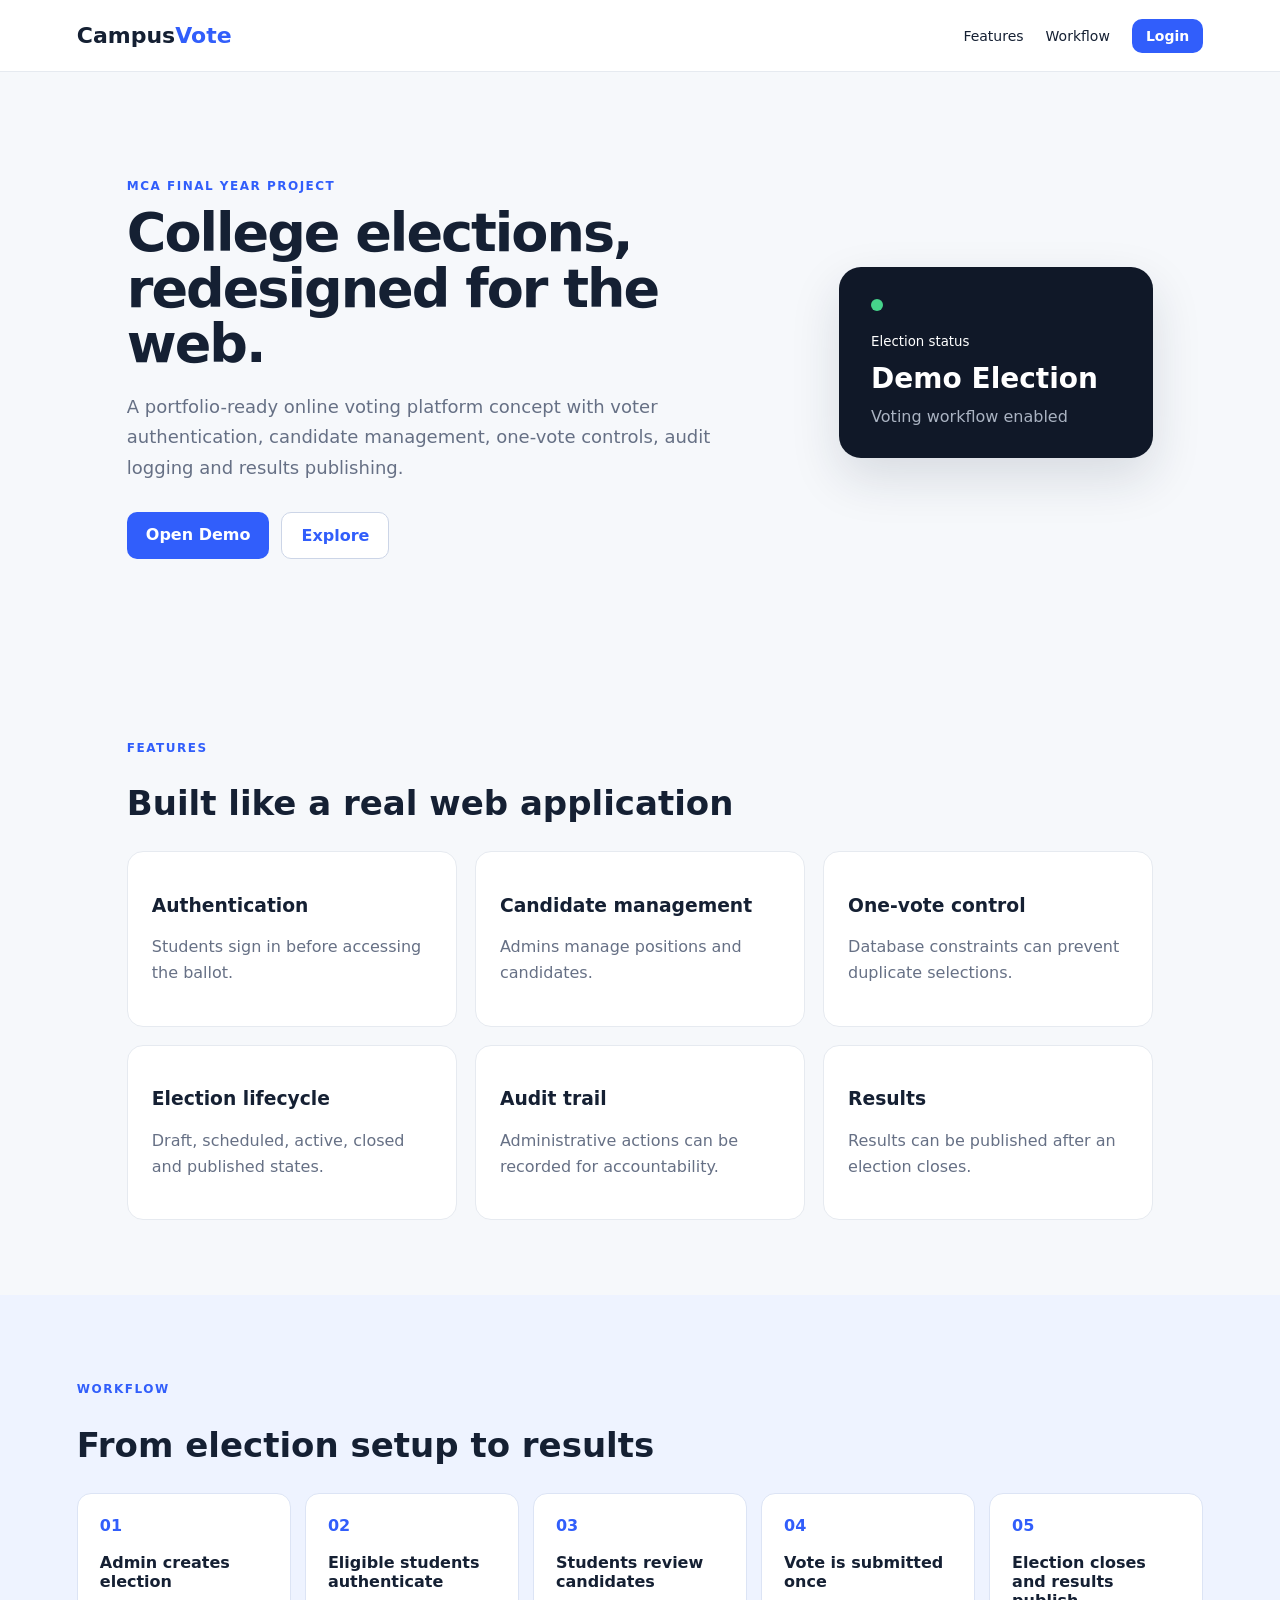
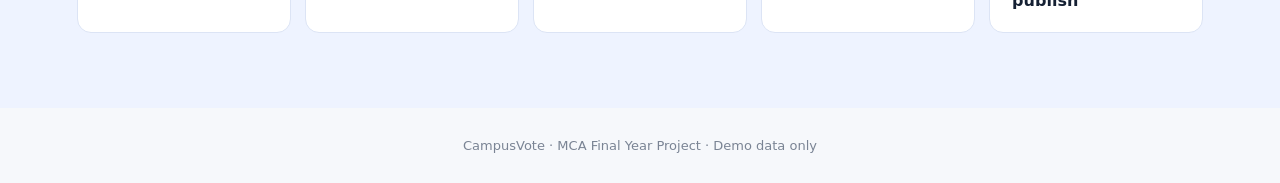
<file: index.html>
<!doctype html><html lang="en"><head><meta charset="utf-8"><meta name="viewport" content="width=device-width,initial-scale=1"><title>CampusVote</title><link rel="stylesheet" href="css/style.css"></head><body><header class="nav"><b class="brand">Campus<span>Vote</span></b><nav><a href="#features">Features</a><a href="#workflow">Workflow</a><a class="btn small" href="login.html">Login</a></nav></header><main><section class="hero"><div><p class="eyebrow">MCA FINAL YEAR PROJECT</p><h1>College elections, redesigned for the web.</h1><p class="lead">A portfolio-ready online voting platform concept with voter authentication, candidate management, one-vote controls, audit logging and results publishing.</p><div class="actions"><a class="btn" href="login.html">Open Demo</a><a class="btn outline" href="#features">Explore</a></div></div><div class="hero-card"><i></i><small>Election status</small><strong>Demo Election</strong><span>Voting workflow enabled</span></div></section><section id="features" class="section"><p class="eyebrow">FEATURES</p><h2>Built like a real web application</h2><div class="grid"><article><h3>Authentication</h3><p>Students sign in before accessing the ballot.</p></article><article><h3>Candidate management</h3><p>Admins manage positions and candidates.</p></article><article><h3>One-vote control</h3><p>Database constraints can prevent duplicate selections.</p></article><article><h3>Election lifecycle</h3><p>Draft, scheduled, active, closed and published states.</p></article><article><h3>Audit trail</h3><p>Administrative actions can be recorded for accountability.</p></article><article><h3>Results</h3><p>Results can be published after an election closes.</p></article></div></section><section id="workflow" class="section alt"><p class="eyebrow">WORKFLOW</p><h2>From election setup to results</h2><div class="steps"><div><b>01</b>Admin creates election</div><div><b>02</b>Eligible students authenticate</div><div><b>03</b>Students review candidates</div><div><b>04</b>Vote is submitted once</div><div><b>05</b>Election closes and results publish</div></div></section></main><footer>CampusVote · MCA Final Year Project · Demo data only</footer></body></html>
</file>
<file: css/style.css>
*{box-sizing:border-box}body{margin:0;font-family:Inter,system-ui,sans-serif;background:#f6f8fb;color:#152033}a{text-decoration:none;color:inherit}.nav{height:72px;background:#fff;border-bottom:1px solid #e6eaf0;display:flex;align-items:center;justify-content:space-between;padding:0 6%;position:sticky;top:0;z-index:3}.brand{font-size:22px}.brand span{color:#315efb}.nav nav{display:flex;gap:22px;align-items:center;font-size:14px}.btn{display:inline-block;background:#315efb;color:#fff;border:0;border-radius:10px;padding:13px 19px;font-weight:750;cursor:pointer}.small{padding:9px 14px}.outline{background:#fff;color:#315efb;border:1px solid #ccd5e7}.hero{max-width:1180px;margin:auto;padding:95px 6%;display:grid;grid-template-columns:1.35fr .65fr;gap:60px;align-items:center}.eyebrow{font-size:12px;font-weight:800;letter-spacing:1.5px;color:#315efb}.hero h1{font-size:54px;line-height:1.03;letter-spacing:-2px;margin:12px 0 20px}.lead{font-size:18px;line-height:1.7;color:#667085;max-width:680px}.actions{display:flex;gap:12px;margin-top:28px}.hero-card{background:#101828;color:white;border-radius:22px;padding:32px;box-shadow:0 20px 50px #17233a22}.hero-card i{display:block;width:12px;height:12px;border-radius:50%;background:#46d38b;margin-bottom:20px}.hero-card strong{display:block;font-size:28px;margin:12px 0}.hero-card span{color:#aab3c2}.section{max-width:1180px;margin:auto;padding:75px 6%}.alt{max-width:none;background:#eef3ff}.section h2{font-size:34px}.grid{display:grid;grid-template-columns:repeat(3,1fr);gap:18px}.grid article,.panel,.auth{background:#fff;border:1px solid #e6eaf0;border-radius:16px;padding:24px}.grid p,.muted{color:#667085;line-height:1.6}.steps{display:grid;grid-template-columns:repeat(5,1fr);gap:14px}.steps div{background:#fff;padding:22px;border-radius:14px;border:1px solid #dce4f5;font-weight:650}.steps b{display:block;color:#315efb;margin-bottom:18px}.center{min-height:100vh;display:grid;place-items:center;padding:25px}.auth{width:min(430px,100%);box-shadow:0 20px 60px #1c294010}.auth h1{margin-top:8px}label{display:block;font-size:13px;font-weight:700;margin:15px 0}input,select{width:100%;margin-top:7px;padding:12px;border:1px solid #d6dce7;border-radius:9px;font:inherit}.full{width:100%;margin-top:8px}.demo,.notice{background:#f2f5fa;padding:14px;border-radius:10px;color:#596579;font-size:13px;line-height:1.7;margin-top:18px}.dash{max-width:1180px;margin:auto;padding:55px 6%}.head{display:flex;justify-content:space-between;align-items:center}.pill{background:#e7f8ef;color:#16764a;border-radius:999px;padding:7px 11px;font-size:12px;font-weight:800}.ballot-section{}.candidate{display:flex;gap:13px;align-items:center;border:1px solid #e3e7ee;border-radius:10px;padding:15px;cursor:pointer}.candidate input{width:auto;margin:0}.candidate small{display:block;color:#667085;margin-top:3px}.stats{display:grid;grid-template-columns:repeat(4,1fr);gap:15px;margin:25px 0}.stats div{background:#fff;border:1px solid #e6eaf0;border-radius:14px;padding:20px}.stats small{color:#667085}.stats strong{display:block;font-size:28px;margin-top:7px}.formgrid{display:grid;grid-template-columns:1fr 1fr;gap:8px 18px}table{width:100%;border-collapse:collapse}th,td{text-align:left;padding:13px;border-bottom:1px solid #edf0f4;font-size:14px}.results{display:grid;grid-template-columns:1.5fr 1fr;gap:20px}.bar,.row{display:flex;justify-content:space-between;padding:14px 0}.meter{height:9px;background:#edf0f4;border-radius:9px;margin-bottom:8px}.meter i{display:block;height:100%;background:#315efb;border-radius:9px}.message{font-size:14px}.success{color:#16764a}.error{color:#b42318}footer{text-align:center;padding:30px;color:#7a8494;font-size:13px}@media(max-width:800px){.hero{grid-template-columns:1fr;padding-top:60px}.hero h1{font-size:40px}.grid,.steps,.stats,.results{grid-template-columns:1fr}.formgrid{grid-template-columns:1fr}.nav{padding:0 4%}.nav nav a:not(.small){display:none}}
</file>
